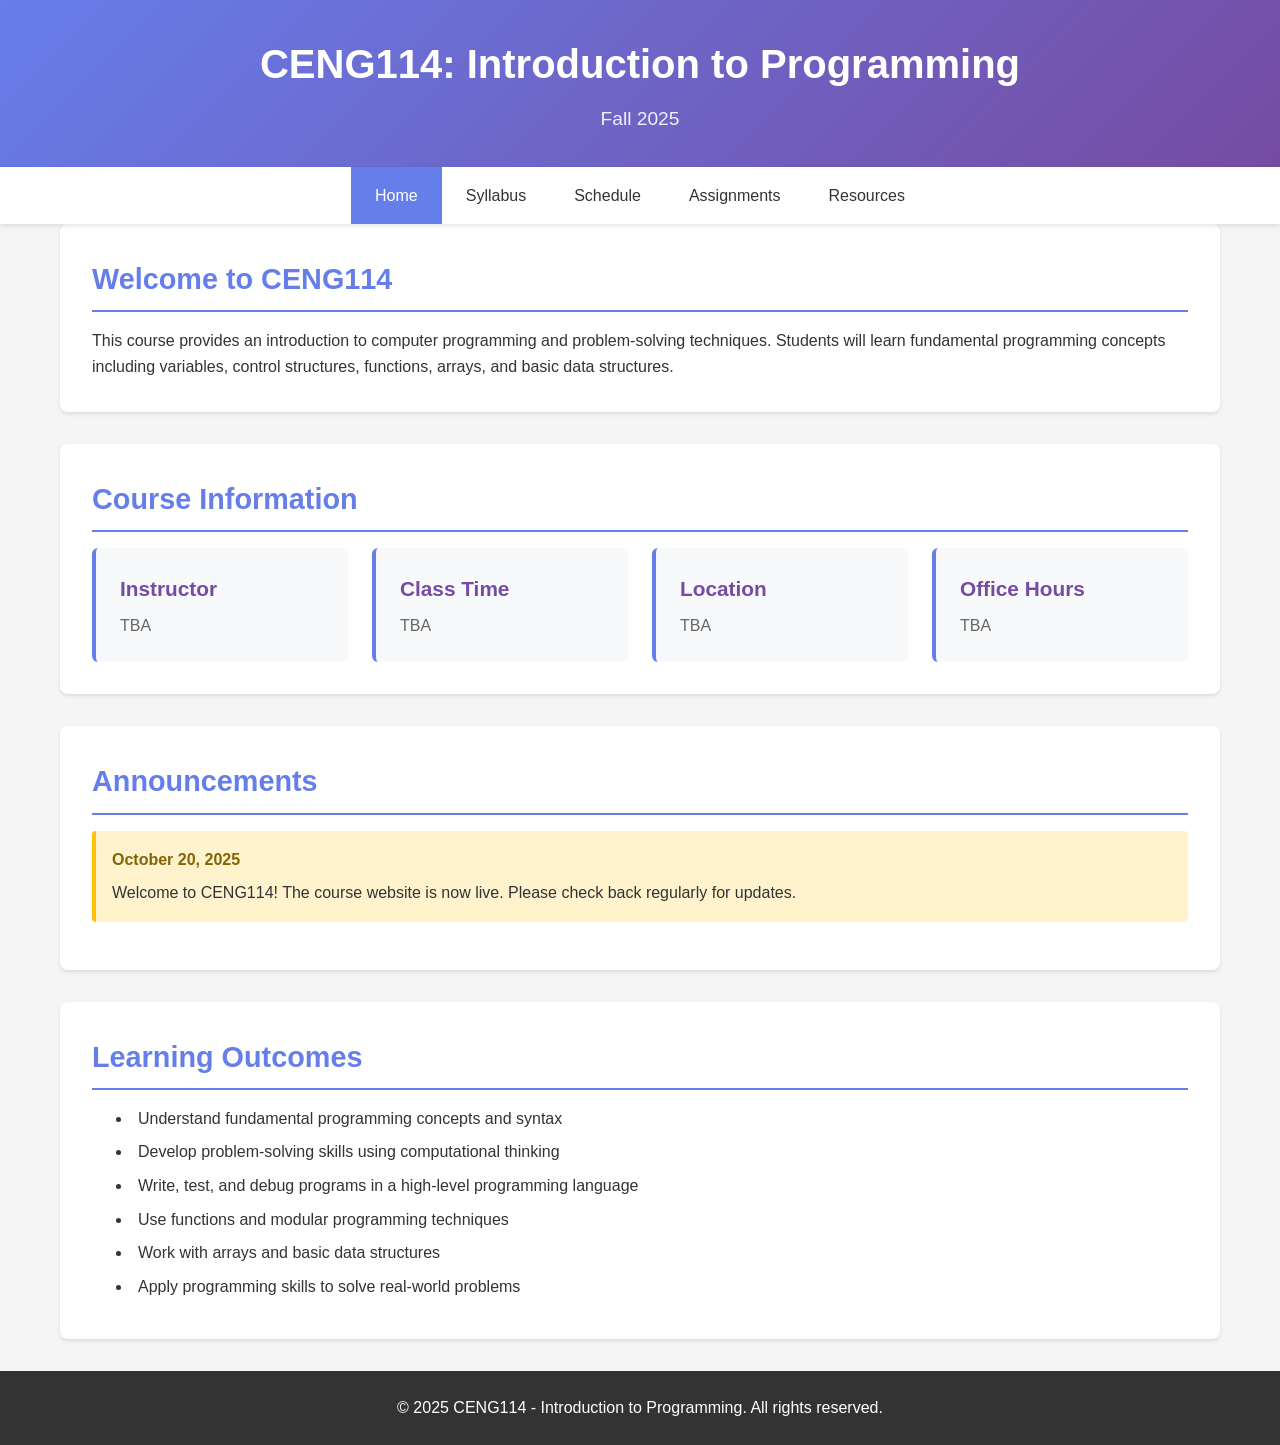
<file: copilot/update-ceng114-course-website/index.html>
<!DOCTYPE html>
<html lang="en">
<head>
    <meta charset="UTF-8">
    <meta name="viewport" content="width=device-width, initial-scale=1.0">
    <title>CENG114 - Introduction to Programming - Fall 2025</title>
    <link rel="stylesheet" href="styles.css">
</head>
<body>
    <header>
        <div class="container">
            <h1>CENG114: Introduction to Programming</h1>
            <p class="semester">Fall 2025</p>
        </div>
    </header>

    <nav>
        <div class="container">
            <ul>
                <li><a href="index.html" class="active">Home</a></li>
                <li><a href="syllabus.html">Syllabus</a></li>
                <li><a href="schedule.html">Schedule</a></li>
                <li><a href="assignments.html">Assignments</a></li>
                <li><a href="resources.html">Resources</a></li>
            </ul>
        </div>
    </nav>

    <main class="container">
        <section class="welcome">
            <h2>Welcome to CENG114</h2>
            <p>This course provides an introduction to computer programming and problem-solving techniques. Students will learn fundamental programming concepts including variables, control structures, functions, arrays, and basic data structures.</p>
        </section>

        <section class="course-info">
            <h2>Course Information</h2>
            <div class="info-grid">
                <div class="info-card">
                    <h3>Instructor</h3>
                    <p>TBA</p>
                </div>
                <div class="info-card">
                    <h3>Class Time</h3>
                    <p>TBA</p>
                </div>
                <div class="info-card">
                    <h3>Location</h3>
                    <p>TBA</p>
                </div>
                <div class="info-card">
                    <h3>Office Hours</h3>
                    <p>TBA</p>
                </div>
            </div>
        </section>

        <section class="announcements">
            <h2>Announcements</h2>
            <div class="announcement-item">
                <span class="date">October 20, 2025</span>
                <p>Welcome to CENG114! The course website is now live. Please check back regularly for updates.</p>
            </div>
        </section>

        <section class="learning-outcomes">
            <h2>Learning Outcomes</h2>
            <ul>
                <li>Understand fundamental programming concepts and syntax</li>
                <li>Develop problem-solving skills using computational thinking</li>
                <li>Write, test, and debug programs in a high-level programming language</li>
                <li>Use functions and modular programming techniques</li>
                <li>Work with arrays and basic data structures</li>
                <li>Apply programming skills to solve real-world problems</li>
            </ul>
        </section>
    </main>

    <footer>
        <div class="container">
            <p>&copy; 2025 CENG114 - Introduction to Programming. All rights reserved.</p>
        </div>
    </footer>
</body>
</html>
</file>
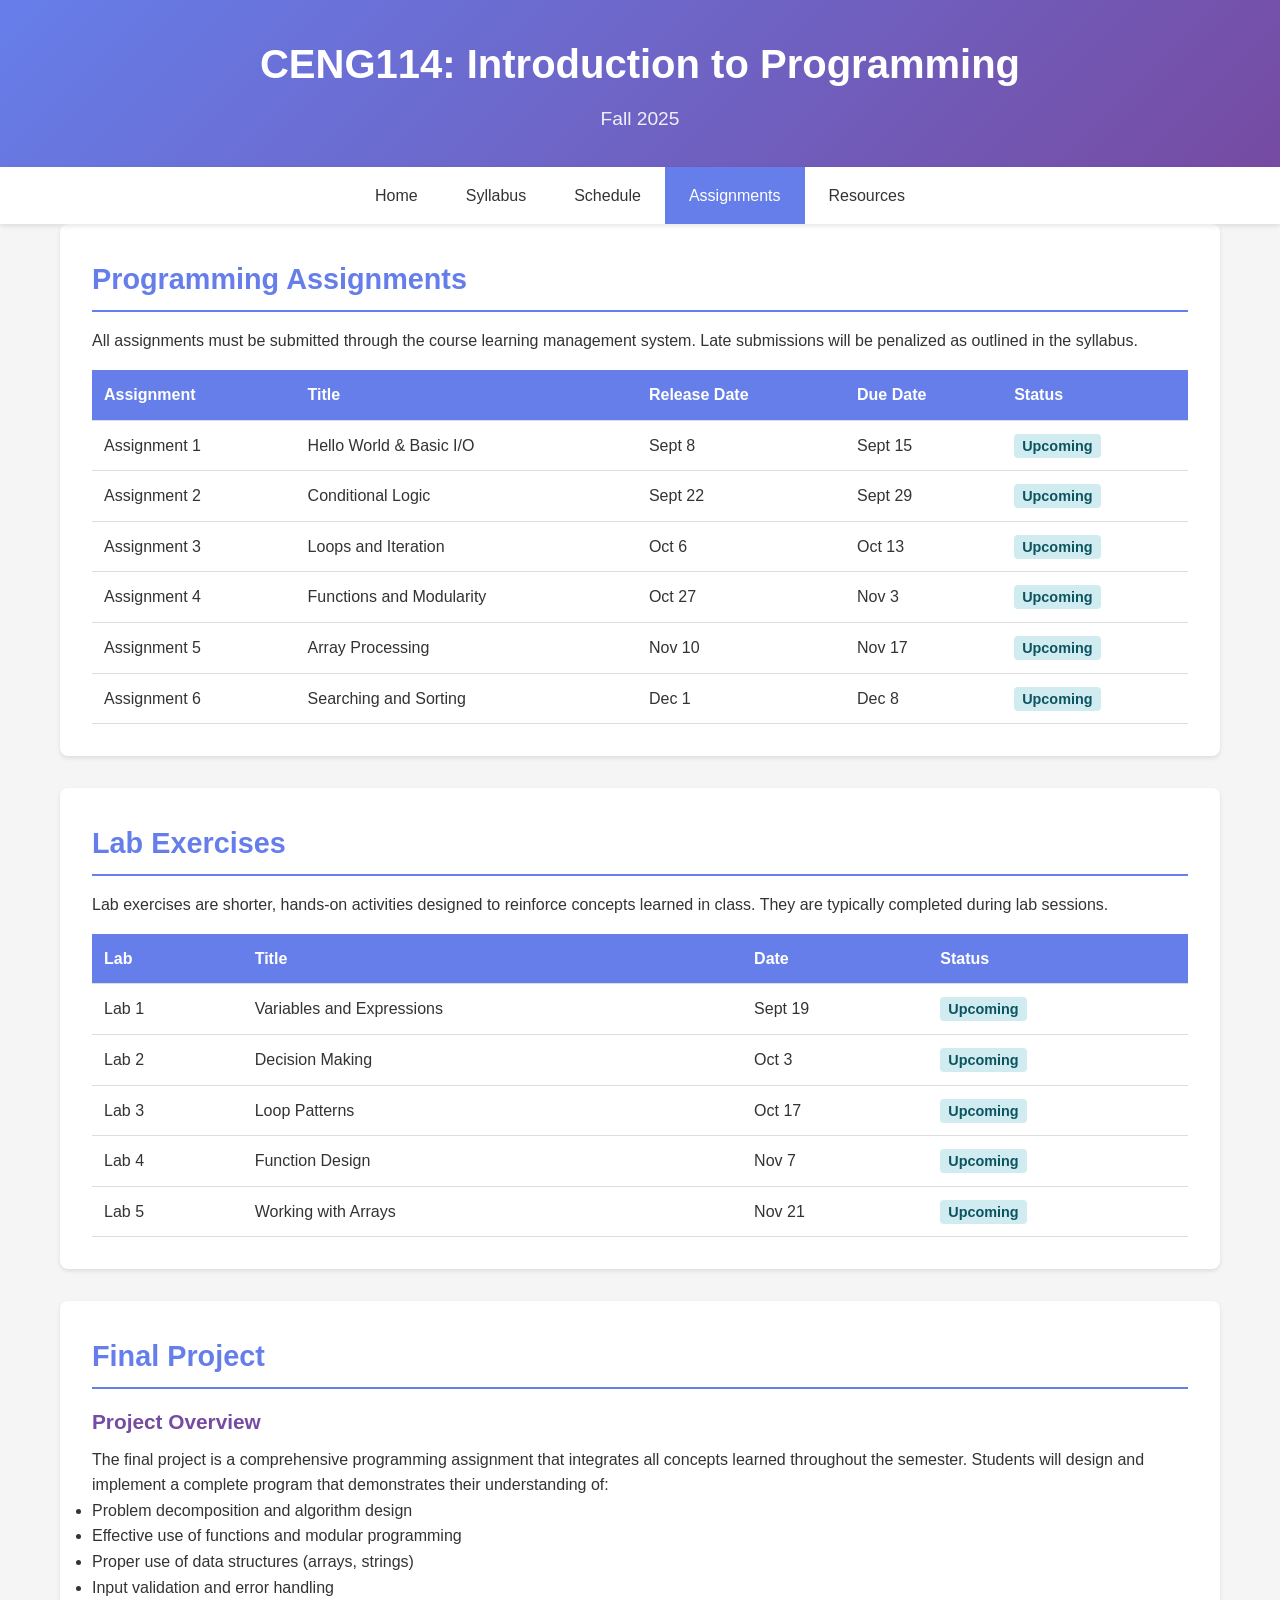
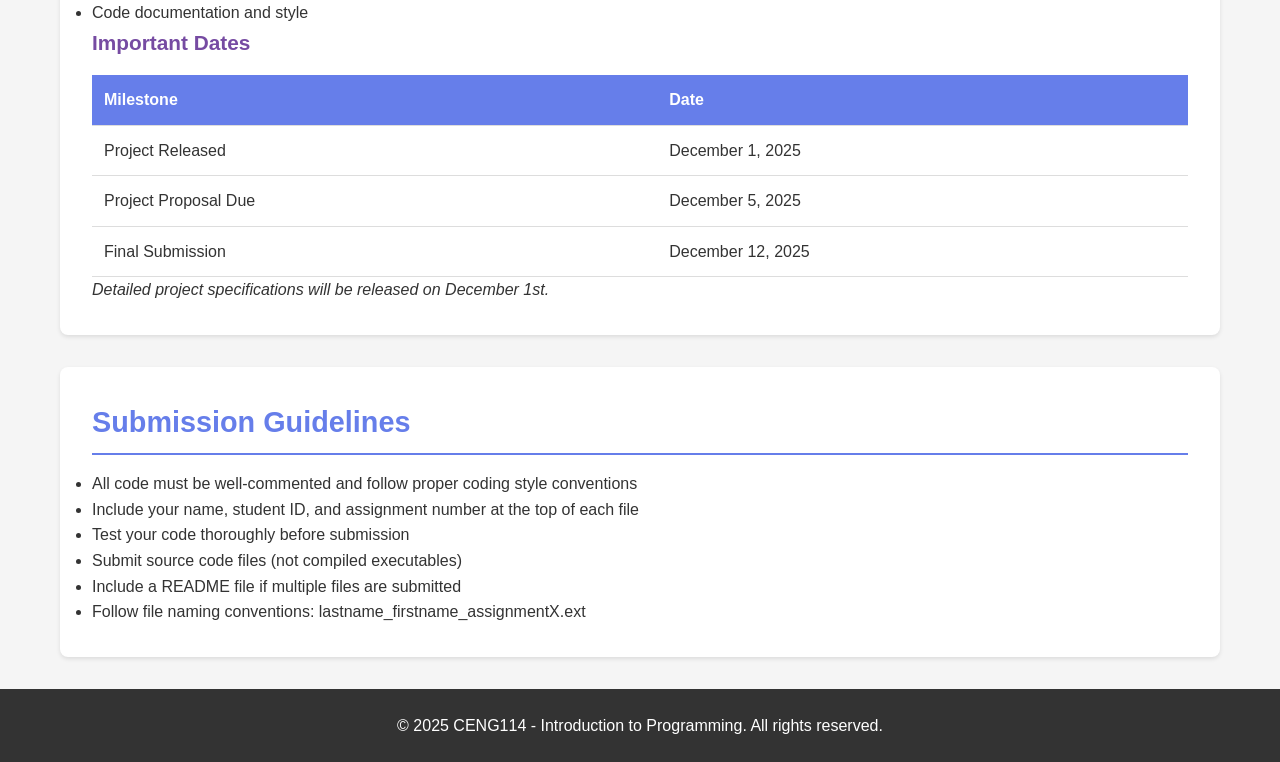
<file: copilot/update-ceng114-course-website/assignments.html>
<!DOCTYPE html>
<html lang="en">
<head>
    <meta charset="UTF-8">
    <meta name="viewport" content="width=device-width, initial-scale=1.0">
    <title>Assignments - CENG114 Fall 2025</title>
    <link rel="stylesheet" href="styles.css">
</head>
<body>
    <header>
        <div class="container">
            <h1>CENG114: Introduction to Programming</h1>
            <p class="semester">Fall 2025</p>
        </div>
    </header>

    <nav>
        <div class="container">
            <ul>
                <li><a href="index.html">Home</a></li>
                <li><a href="syllabus.html">Syllabus</a></li>
                <li><a href="schedule.html">Schedule</a></li>
                <li><a href="assignments.html" class="active">Assignments</a></li>
                <li><a href="resources.html">Resources</a></li>
            </ul>
        </div>
    </nav>

    <main class="container">
        <section>
            <h2>Programming Assignments</h2>
            <p>All assignments must be submitted through the course learning management system. Late submissions will be penalized as outlined in the syllabus.</p>
            
            <table>
                <thead>
                    <tr>
                        <th>Assignment</th>
                        <th>Title</th>
                        <th>Release Date</th>
                        <th>Due Date</th>
                        <th>Status</th>
                    </tr>
                </thead>
                <tbody>
                    <tr>
                        <td>Assignment 1</td>
                        <td>Hello World & Basic I/O</td>
                        <td>Sept 8</td>
                        <td>Sept 15</td>
                        <td><span class="status upcoming">Upcoming</span></td>
                    </tr>
                    <tr>
                        <td>Assignment 2</td>
                        <td>Conditional Logic</td>
                        <td>Sept 22</td>
                        <td>Sept 29</td>
                        <td><span class="status upcoming">Upcoming</span></td>
                    </tr>
                    <tr>
                        <td>Assignment 3</td>
                        <td>Loops and Iteration</td>
                        <td>Oct 6</td>
                        <td>Oct 13</td>
                        <td><span class="status upcoming">Upcoming</span></td>
                    </tr>
                    <tr>
                        <td>Assignment 4</td>
                        <td>Functions and Modularity</td>
                        <td>Oct 27</td>
                        <td>Nov 3</td>
                        <td><span class="status upcoming">Upcoming</span></td>
                    </tr>
                    <tr>
                        <td>Assignment 5</td>
                        <td>Array Processing</td>
                        <td>Nov 10</td>
                        <td>Nov 17</td>
                        <td><span class="status upcoming">Upcoming</span></td>
                    </tr>
                    <tr>
                        <td>Assignment 6</td>
                        <td>Searching and Sorting</td>
                        <td>Dec 1</td>
                        <td>Dec 8</td>
                        <td><span class="status upcoming">Upcoming</span></td>
                    </tr>
                </tbody>
            </table>
        </section>

        <section>
            <h2>Lab Exercises</h2>
            <p>Lab exercises are shorter, hands-on activities designed to reinforce concepts learned in class. They are typically completed during lab sessions.</p>
            
            <table>
                <thead>
                    <tr>
                        <th>Lab</th>
                        <th>Title</th>
                        <th>Date</th>
                        <th>Status</th>
                    </tr>
                </thead>
                <tbody>
                    <tr>
                        <td>Lab 1</td>
                        <td>Variables and Expressions</td>
                        <td>Sept 19</td>
                        <td><span class="status upcoming">Upcoming</span></td>
                    </tr>
                    <tr>
                        <td>Lab 2</td>
                        <td>Decision Making</td>
                        <td>Oct 3</td>
                        <td><span class="status upcoming">Upcoming</span></td>
                    </tr>
                    <tr>
                        <td>Lab 3</td>
                        <td>Loop Patterns</td>
                        <td>Oct 17</td>
                        <td><span class="status upcoming">Upcoming</span></td>
                    </tr>
                    <tr>
                        <td>Lab 4</td>
                        <td>Function Design</td>
                        <td>Nov 7</td>
                        <td><span class="status upcoming">Upcoming</span></td>
                    </tr>
                    <tr>
                        <td>Lab 5</td>
                        <td>Working with Arrays</td>
                        <td>Nov 21</td>
                        <td><span class="status upcoming">Upcoming</span></td>
                    </tr>
                </tbody>
            </table>
        </section>

        <section>
            <h2>Final Project</h2>
            <h3>Project Overview</h3>
            <p>The final project is a comprehensive programming assignment that integrates all concepts learned throughout the semester. Students will design and implement a complete program that demonstrates their understanding of:</p>
            <ul>
                <li>Problem decomposition and algorithm design</li>
                <li>Effective use of functions and modular programming</li>
                <li>Proper use of data structures (arrays, strings)</li>
                <li>Input validation and error handling</li>
                <li>Code documentation and style</li>
            </ul>
            
            <h3>Important Dates</h3>
            <table>
                <thead>
                    <tr>
                        <th>Milestone</th>
                        <th>Date</th>
                    </tr>
                </thead>
                <tbody>
                    <tr>
                        <td>Project Released</td>
                        <td>December 1, 2025</td>
                    </tr>
                    <tr>
                        <td>Project Proposal Due</td>
                        <td>December 5, 2025</td>
                    </tr>
                    <tr>
                        <td>Final Submission</td>
                        <td>December 12, 2025</td>
                    </tr>
                </tbody>
            </table>
            
            <p><em>Detailed project specifications will be released on December 1st.</em></p>
        </section>

        <section>
            <h2>Submission Guidelines</h2>
            <ul>
                <li>All code must be well-commented and follow proper coding style conventions</li>
                <li>Include your name, student ID, and assignment number at the top of each file</li>
                <li>Test your code thoroughly before submission</li>
                <li>Submit source code files (not compiled executables)</li>
                <li>Include a README file if multiple files are submitted</li>
                <li>Follow file naming conventions: lastname_firstname_assignmentX.ext</li>
            </ul>
        </section>
    </main>

    <footer>
        <div class="container">
            <p>&copy; 2025 CENG114 - Introduction to Programming. All rights reserved.</p>
        </div>
    </footer>
</body>
</html>
</file>
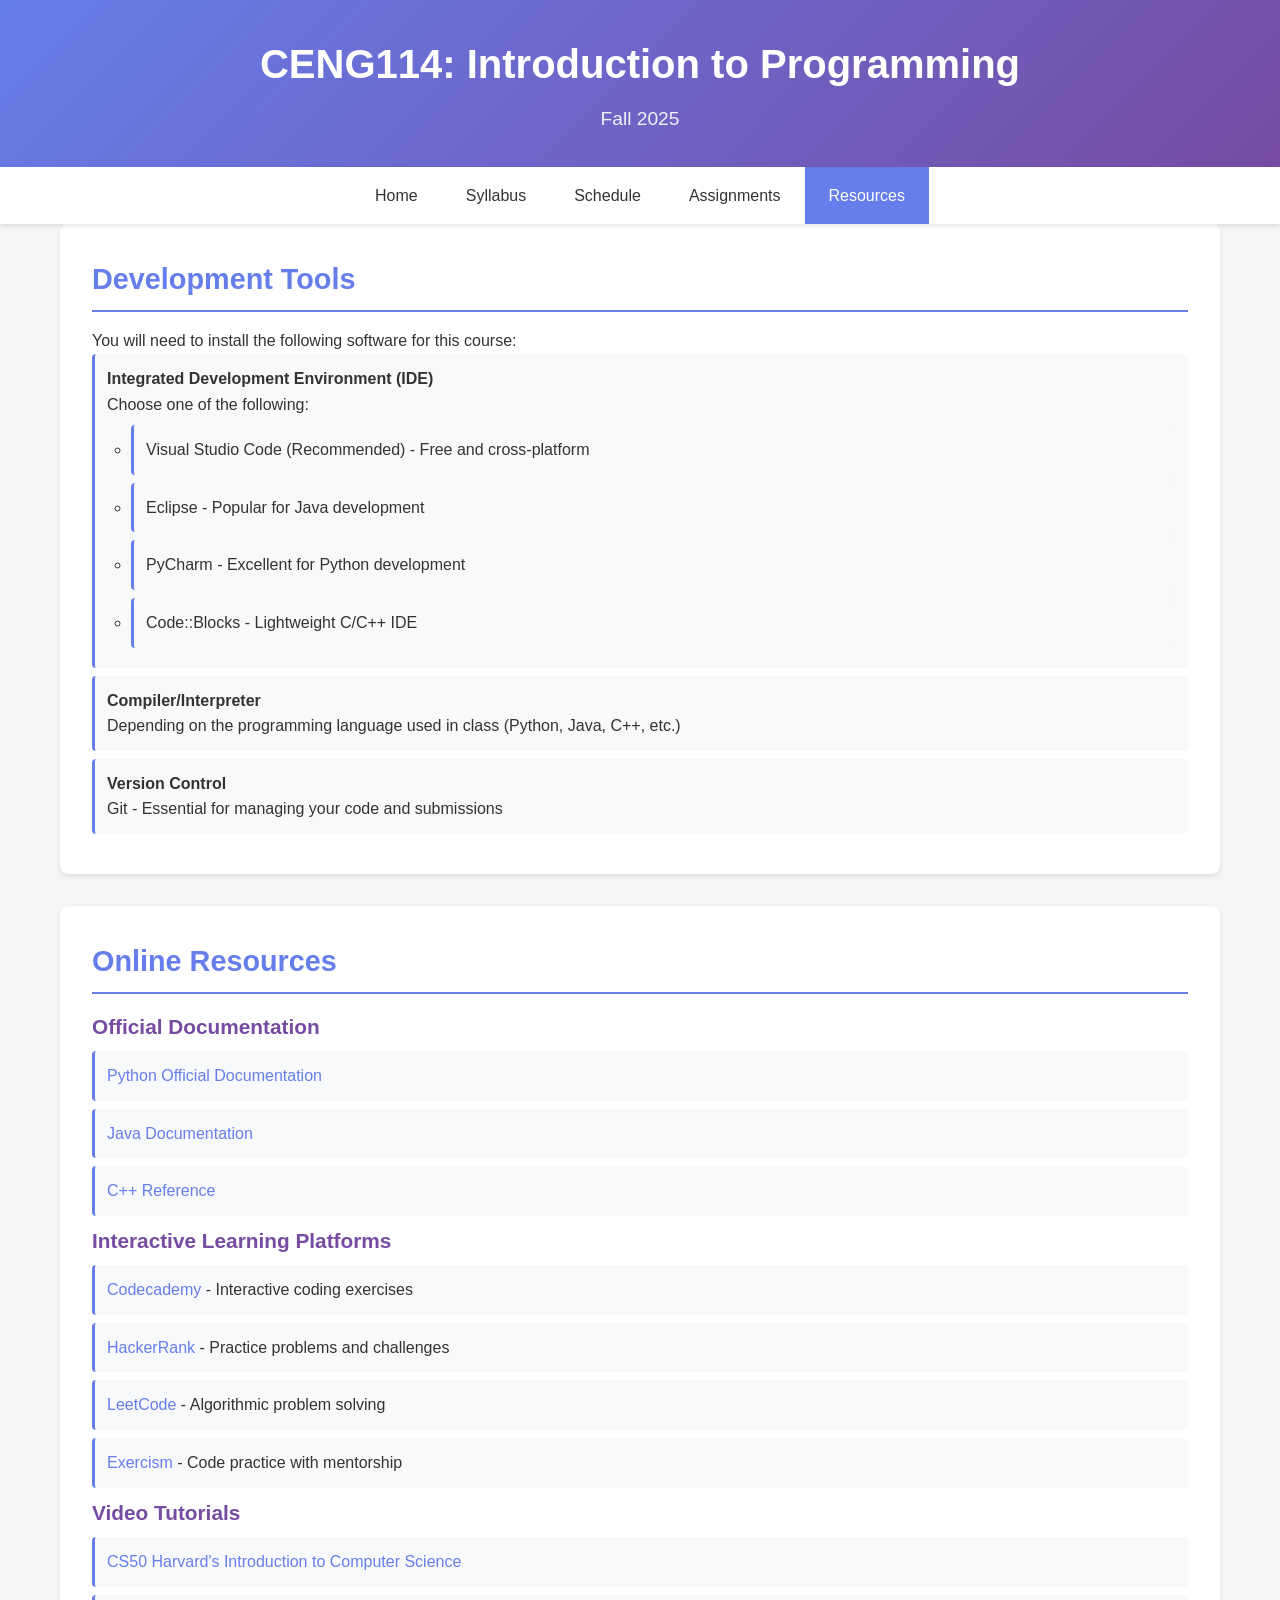
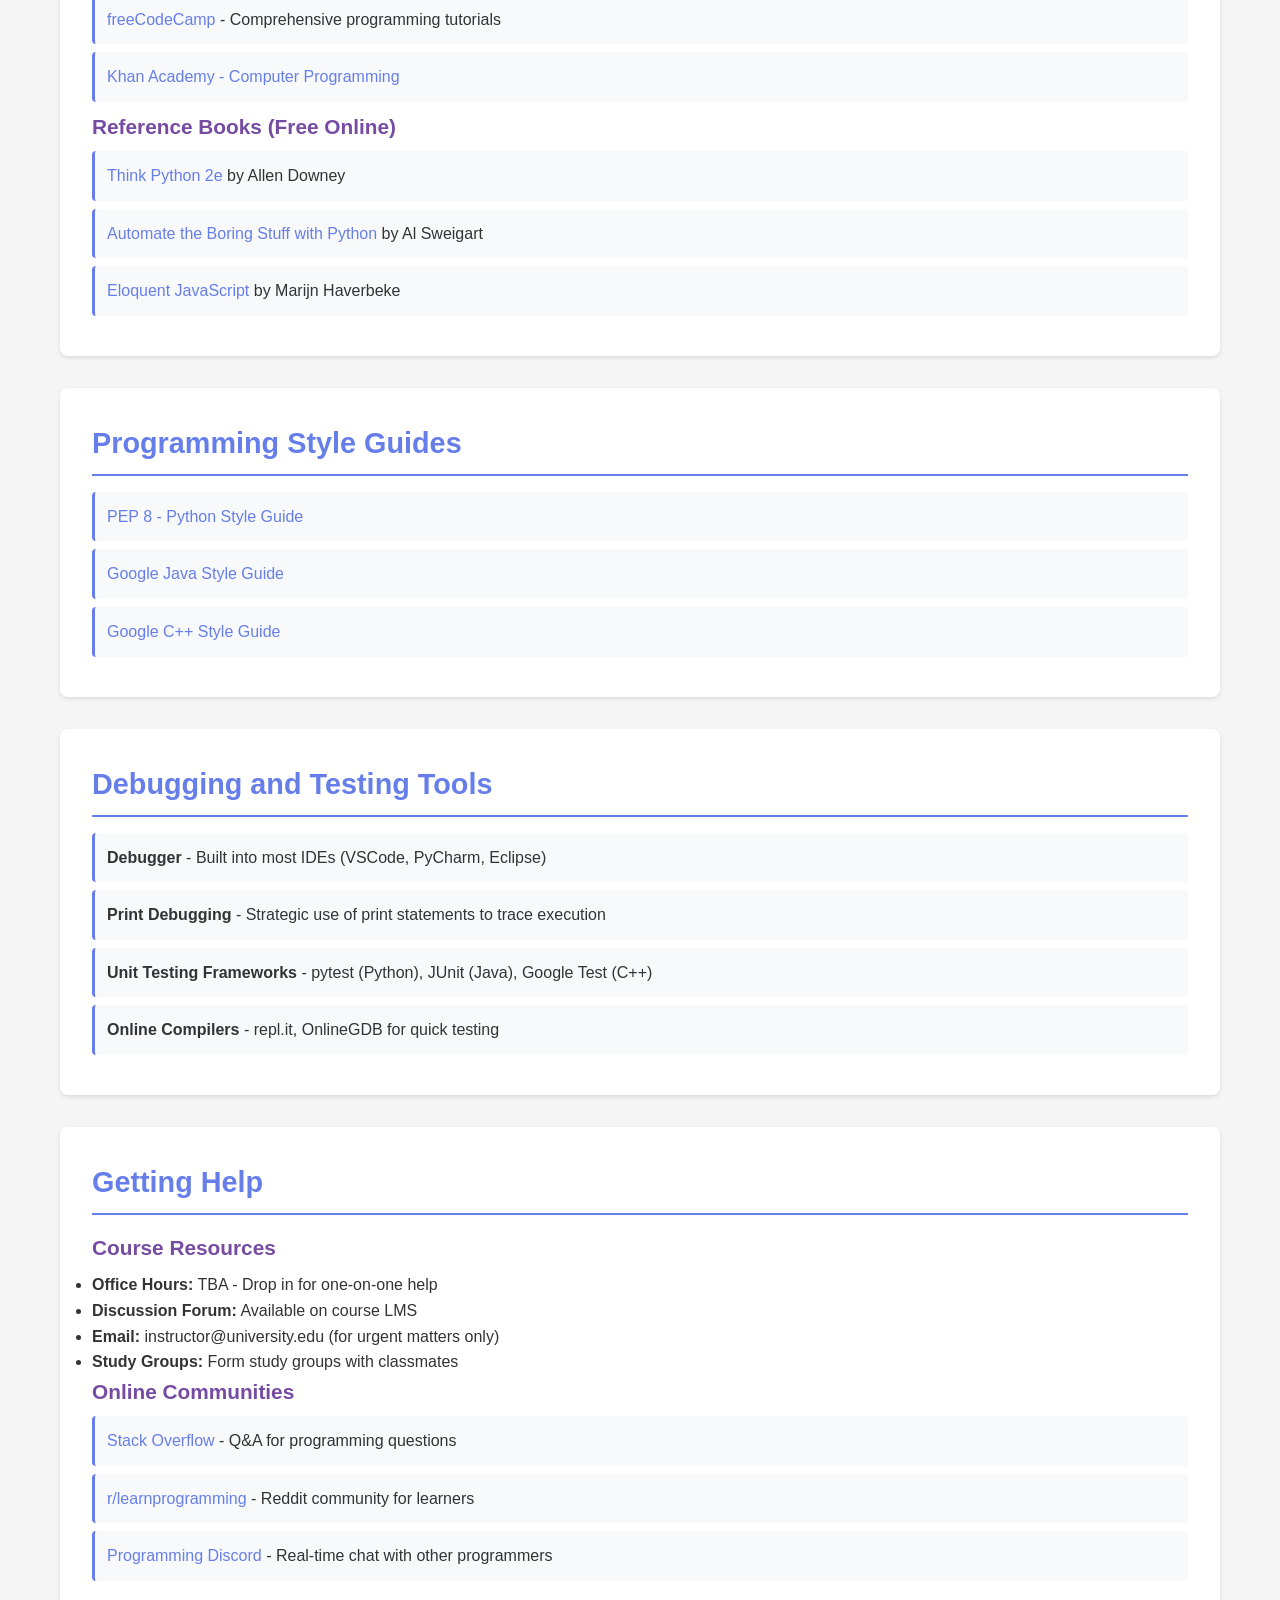
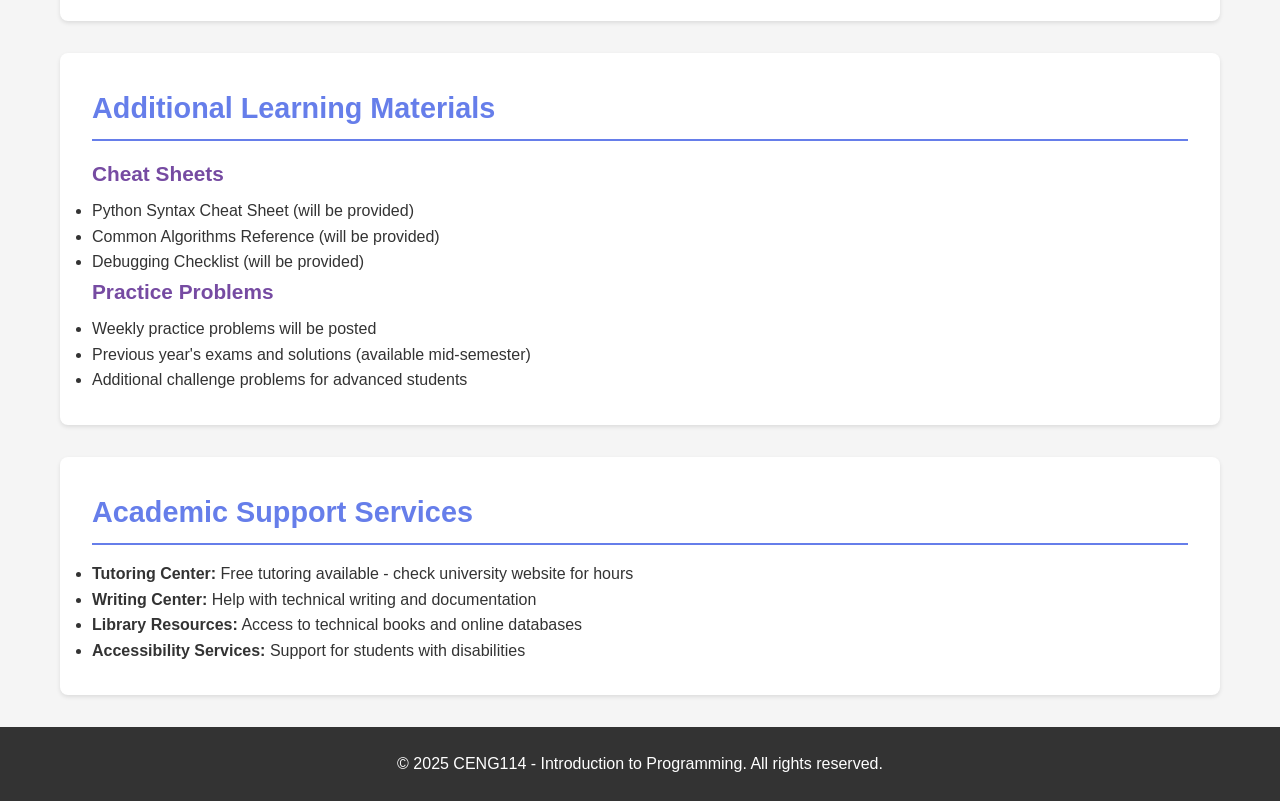
<file: copilot/update-ceng114-course-website/resources.html>
<!DOCTYPE html>
<html lang="en">
<head>
    <meta charset="UTF-8">
    <meta name="viewport" content="width=device-width, initial-scale=1.0">
    <title>Resources - CENG114 Fall 2025</title>
    <link rel="stylesheet" href="styles.css">
</head>
<body>
    <header>
        <div class="container">
            <h1>CENG114: Introduction to Programming</h1>
            <p class="semester">Fall 2025</p>
        </div>
    </header>

    <nav>
        <div class="container">
            <ul>
                <li><a href="index.html">Home</a></li>
                <li><a href="syllabus.html">Syllabus</a></li>
                <li><a href="schedule.html">Schedule</a></li>
                <li><a href="assignments.html">Assignments</a></li>
                <li><a href="resources.html" class="active">Resources</a></li>
            </ul>
        </div>
    </nav>

    <main class="container">
        <section>
            <h2>Development Tools</h2>
            <p>You will need to install the following software for this course:</p>
            <ul class="resource-list">
                <li>
                    <strong>Integrated Development Environment (IDE)</strong><br>
                    Choose one of the following:
                    <ul style="margin-top: 0.5rem; margin-left: 1.5rem;">
                        <li>Visual Studio Code (Recommended) - Free and cross-platform</li>
                        <li>Eclipse - Popular for Java development</li>
                        <li>PyCharm - Excellent for Python development</li>
                        <li>Code::Blocks - Lightweight C/C++ IDE</li>
                    </ul>
                </li>
                <li>
                    <strong>Compiler/Interpreter</strong><br>
                    Depending on the programming language used in class (Python, Java, C++, etc.)
                </li>
                <li>
                    <strong>Version Control</strong><br>
                    Git - Essential for managing your code and submissions
                </li>
            </ul>
        </section>

        <section>
            <h2>Online Resources</h2>
            
            <h3>Official Documentation</h3>
            <ul class="resource-list">
                <li><a href="https://www.python.org/doc/" target="_blank">Python Official Documentation</a></li>
                <li><a href="https://docs.oracle.com/en/java/" target="_blank">Java Documentation</a></li>
                <li><a href="https://en.cppreference.com/" target="_blank">C++ Reference</a></li>
            </ul>
            
            <h3>Interactive Learning Platforms</h3>
            <ul class="resource-list">
                <li><a href="https://www.codecademy.com/" target="_blank">Codecademy</a> - Interactive coding exercises</li>
                <li><a href="https://www.hackerrank.com/" target="_blank">HackerRank</a> - Practice problems and challenges</li>
                <li><a href="https://leetcode.com/" target="_blank">LeetCode</a> - Algorithmic problem solving</li>
                <li><a href="https://exercism.org/" target="_blank">Exercism</a> - Code practice with mentorship</li>
            </ul>
            
            <h3>Video Tutorials</h3>
            <ul class="resource-list">
                <li><a href="https://www.youtube.com/user/cs50tv" target="_blank">CS50 Harvard's Introduction to Computer Science</a></li>
                <li><a href="https://www.youtube.com/c/Freecodecamp" target="_blank">freeCodeCamp</a> - Comprehensive programming tutorials</li>
                <li><a href="https://www.khanacademy.org/computing/computer-programming" target="_blank">Khan Academy - Computer Programming</a></li>
            </ul>
            
            <h3>Reference Books (Free Online)</h3>
            <ul class="resource-list">
                <li><a href="https://greenteapress.com/wp/think-python-2e/" target="_blank">Think Python 2e</a> by Allen Downey</li>
                <li><a href="https://automatetheboringstuff.com/" target="_blank">Automate the Boring Stuff with Python</a> by Al Sweigart</li>
                <li><a href="https://eloquentjavascript.net/" target="_blank">Eloquent JavaScript</a> by Marijn Haverbeke</li>
            </ul>
        </section>

        <section>
            <h2>Programming Style Guides</h2>
            <ul class="resource-list">
                <li><a href="https://peps.python.org/pep-0008/" target="_blank">PEP 8 - Python Style Guide</a></li>
                <li><a href="https://google.github.io/styleguide/javaguide.html" target="_blank">Google Java Style Guide</a></li>
                <li><a href="https://google.github.io/styleguide/cppguide.html" target="_blank">Google C++ Style Guide</a></li>
            </ul>
        </section>

        <section>
            <h2>Debugging and Testing Tools</h2>
            <ul class="resource-list">
                <li><strong>Debugger</strong> - Built into most IDEs (VSCode, PyCharm, Eclipse)</li>
                <li><strong>Print Debugging</strong> - Strategic use of print statements to trace execution</li>
                <li><strong>Unit Testing Frameworks</strong> - pytest (Python), JUnit (Java), Google Test (C++)</li>
                <li><strong>Online Compilers</strong> - repl.it, OnlineGDB for quick testing</li>
            </ul>
        </section>

        <section>
            <h2>Getting Help</h2>
            
            <h3>Course Resources</h3>
            <ul>
                <li><strong>Office Hours:</strong> TBA - Drop in for one-on-one help</li>
                <li><strong>Discussion Forum:</strong> Available on course LMS</li>
                <li><strong>Email:</strong> instructor@university.edu (for urgent matters only)</li>
                <li><strong>Study Groups:</strong> Form study groups with classmates</li>
            </ul>
            
            <h3>Online Communities</h3>
            <ul class="resource-list">
                <li><a href="https://stackoverflow.com/" target="_blank">Stack Overflow</a> - Q&A for programming questions</li>
                <li><a href="https://www.reddit.com/r/learnprogramming/" target="_blank">r/learnprogramming</a> - Reddit community for learners</li>
                <li><a href="https://discord.com/invite/programming" target="_blank">Programming Discord</a> - Real-time chat with other programmers</li>
            </ul>
        </section>

        <section>
            <h2>Additional Learning Materials</h2>
            
            <h3>Cheat Sheets</h3>
            <ul>
                <li>Python Syntax Cheat Sheet (will be provided)</li>
                <li>Common Algorithms Reference (will be provided)</li>
                <li>Debugging Checklist (will be provided)</li>
            </ul>
            
            <h3>Practice Problems</h3>
            <ul>
                <li>Weekly practice problems will be posted</li>
                <li>Previous year's exams and solutions (available mid-semester)</li>
                <li>Additional challenge problems for advanced students</li>
            </ul>
        </section>

        <section>
            <h2>Academic Support Services</h2>
            <ul>
                <li><strong>Tutoring Center:</strong> Free tutoring available - check university website for hours</li>
                <li><strong>Writing Center:</strong> Help with technical writing and documentation</li>
                <li><strong>Library Resources:</strong> Access to technical books and online databases</li>
                <li><strong>Accessibility Services:</strong> Support for students with disabilities</li>
            </ul>
        </section>
    </main>

    <footer>
        <div class="container">
            <p>&copy; 2025 CENG114 - Introduction to Programming. All rights reserved.</p>
        </div>
    </footer>
</body>
</html>
</file>
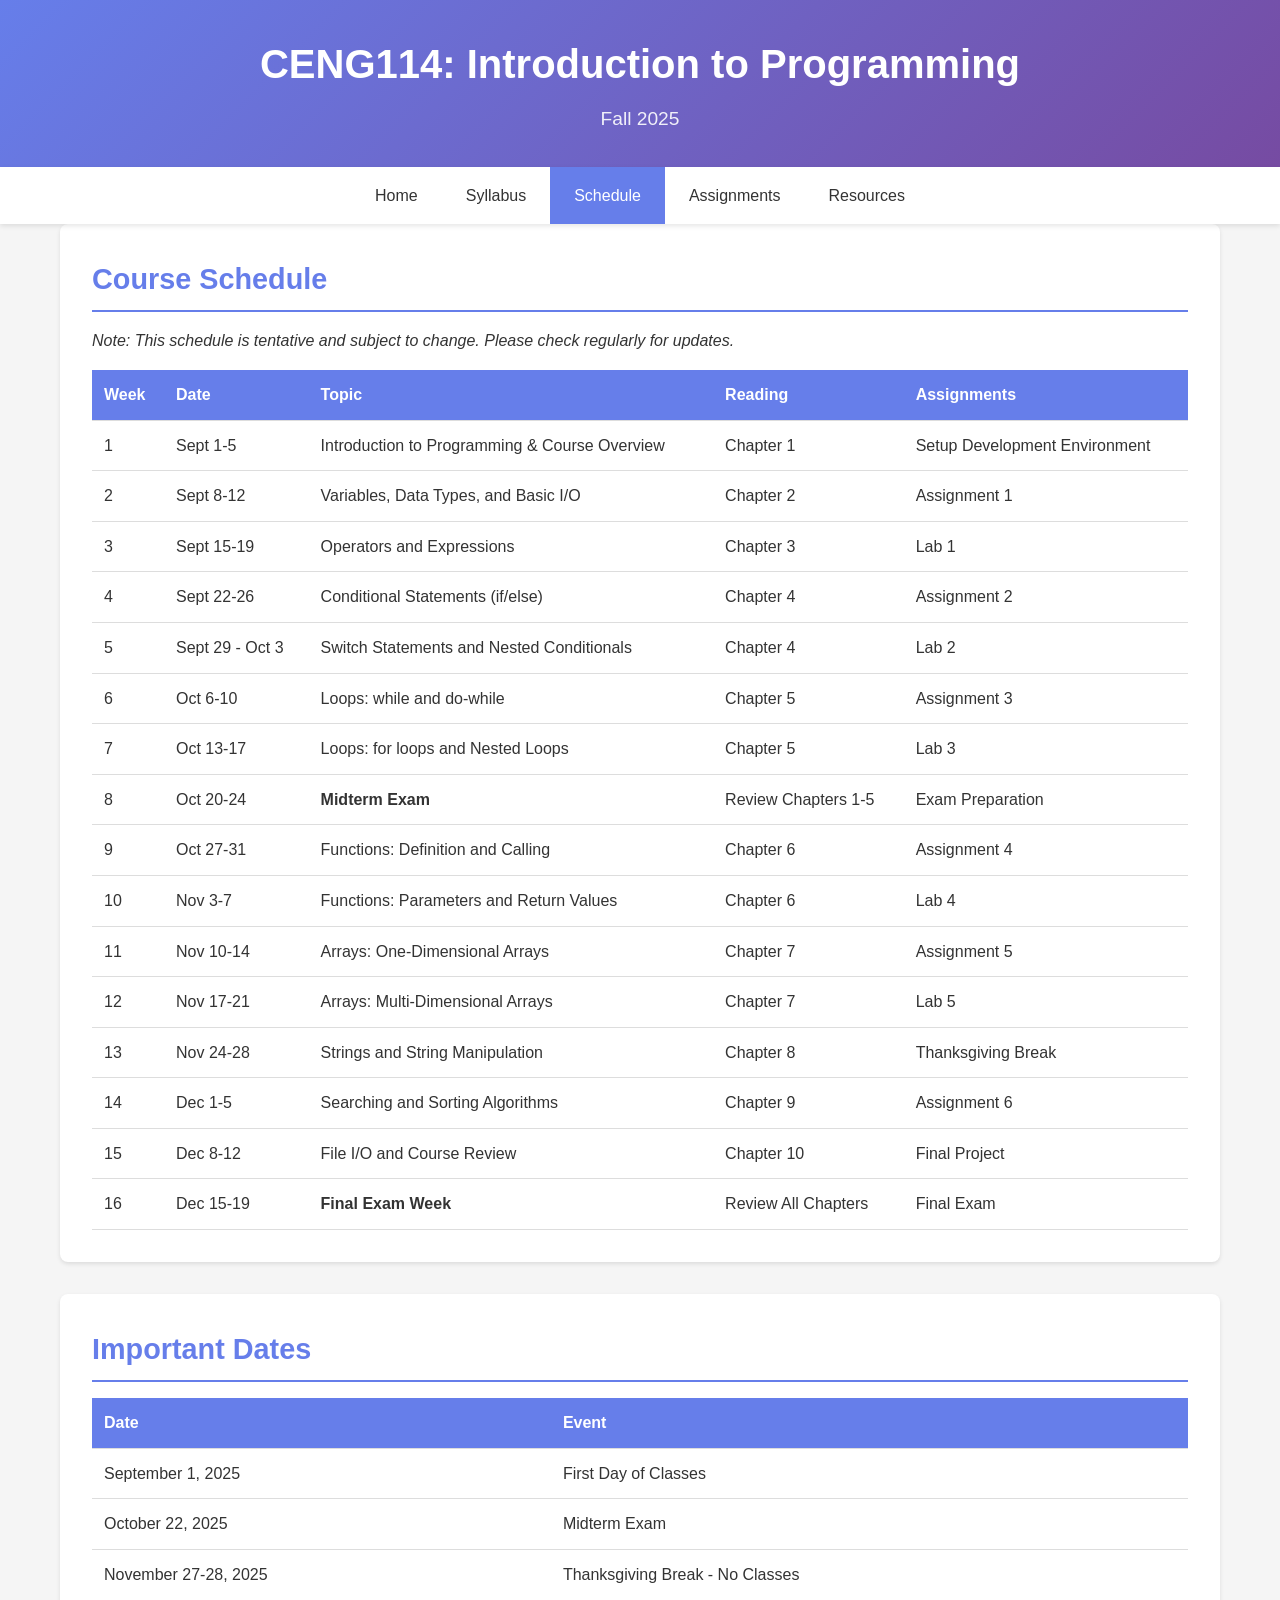
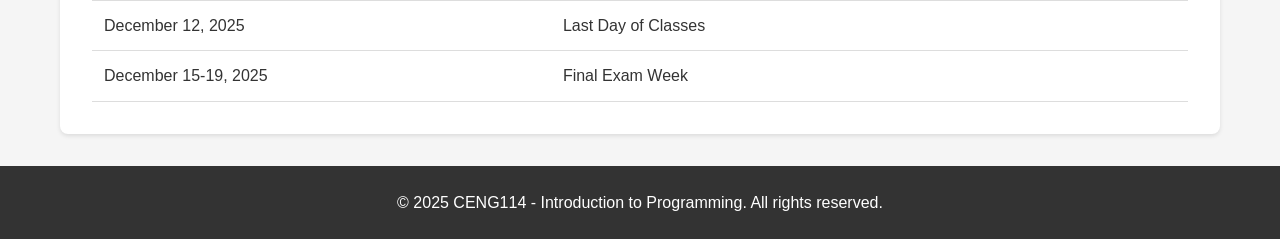
<file: copilot/update-ceng114-course-website/schedule.html>
<!DOCTYPE html>
<html lang="en">
<head>
    <meta charset="UTF-8">
    <meta name="viewport" content="width=device-width, initial-scale=1.0">
    <title>Schedule - CENG114 Fall 2025</title>
    <link rel="stylesheet" href="styles.css">
</head>
<body>
    <header>
        <div class="container">
            <h1>CENG114: Introduction to Programming</h1>
            <p class="semester">Fall 2025</p>
        </div>
    </header>

    <nav>
        <div class="container">
            <ul>
                <li><a href="index.html">Home</a></li>
                <li><a href="syllabus.html">Syllabus</a></li>
                <li><a href="schedule.html" class="active">Schedule</a></li>
                <li><a href="assignments.html">Assignments</a></li>
                <li><a href="resources.html">Resources</a></li>
            </ul>
        </div>
    </nav>

    <main class="container">
        <section>
            <h2>Course Schedule</h2>
            <p><em>Note: This schedule is tentative and subject to change. Please check regularly for updates.</em></p>
            
            <table>
                <thead>
                    <tr>
                        <th>Week</th>
                        <th>Date</th>
                        <th>Topic</th>
                        <th>Reading</th>
                        <th>Assignments</th>
                    </tr>
                </thead>
                <tbody>
                    <tr>
                        <td>1</td>
                        <td>Sept 1-5</td>
                        <td>Introduction to Programming & Course Overview</td>
                        <td>Chapter 1</td>
                        <td>Setup Development Environment</td>
                    </tr>
                    <tr>
                        <td>2</td>
                        <td>Sept 8-12</td>
                        <td>Variables, Data Types, and Basic I/O</td>
                        <td>Chapter 2</td>
                        <td>Assignment 1</td>
                    </tr>
                    <tr>
                        <td>3</td>
                        <td>Sept 15-19</td>
                        <td>Operators and Expressions</td>
                        <td>Chapter 3</td>
                        <td>Lab 1</td>
                    </tr>
                    <tr>
                        <td>4</td>
                        <td>Sept 22-26</td>
                        <td>Conditional Statements (if/else)</td>
                        <td>Chapter 4</td>
                        <td>Assignment 2</td>
                    </tr>
                    <tr>
                        <td>5</td>
                        <td>Sept 29 - Oct 3</td>
                        <td>Switch Statements and Nested Conditionals</td>
                        <td>Chapter 4</td>
                        <td>Lab 2</td>
                    </tr>
                    <tr>
                        <td>6</td>
                        <td>Oct 6-10</td>
                        <td>Loops: while and do-while</td>
                        <td>Chapter 5</td>
                        <td>Assignment 3</td>
                    </tr>
                    <tr>
                        <td>7</td>
                        <td>Oct 13-17</td>
                        <td>Loops: for loops and Nested Loops</td>
                        <td>Chapter 5</td>
                        <td>Lab 3</td>
                    </tr>
                    <tr>
                        <td>8</td>
                        <td>Oct 20-24</td>
                        <td><strong>Midterm Exam</strong></td>
                        <td>Review Chapters 1-5</td>
                        <td>Exam Preparation</td>
                    </tr>
                    <tr>
                        <td>9</td>
                        <td>Oct 27-31</td>
                        <td>Functions: Definition and Calling</td>
                        <td>Chapter 6</td>
                        <td>Assignment 4</td>
                    </tr>
                    <tr>
                        <td>10</td>
                        <td>Nov 3-7</td>
                        <td>Functions: Parameters and Return Values</td>
                        <td>Chapter 6</td>
                        <td>Lab 4</td>
                    </tr>
                    <tr>
                        <td>11</td>
                        <td>Nov 10-14</td>
                        <td>Arrays: One-Dimensional Arrays</td>
                        <td>Chapter 7</td>
                        <td>Assignment 5</td>
                    </tr>
                    <tr>
                        <td>12</td>
                        <td>Nov 17-21</td>
                        <td>Arrays: Multi-Dimensional Arrays</td>
                        <td>Chapter 7</td>
                        <td>Lab 5</td>
                    </tr>
                    <tr>
                        <td>13</td>
                        <td>Nov 24-28</td>
                        <td>Strings and String Manipulation</td>
                        <td>Chapter 8</td>
                        <td>Thanksgiving Break</td>
                    </tr>
                    <tr>
                        <td>14</td>
                        <td>Dec 1-5</td>
                        <td>Searching and Sorting Algorithms</td>
                        <td>Chapter 9</td>
                        <td>Assignment 6</td>
                    </tr>
                    <tr>
                        <td>15</td>
                        <td>Dec 8-12</td>
                        <td>File I/O and Course Review</td>
                        <td>Chapter 10</td>
                        <td>Final Project</td>
                    </tr>
                    <tr>
                        <td>16</td>
                        <td>Dec 15-19</td>
                        <td><strong>Final Exam Week</strong></td>
                        <td>Review All Chapters</td>
                        <td>Final Exam</td>
                    </tr>
                </tbody>
            </table>
        </section>

        <section>
            <h2>Important Dates</h2>
            <table>
                <thead>
                    <tr>
                        <th>Date</th>
                        <th>Event</th>
                    </tr>
                </thead>
                <tbody>
                    <tr>
                        <td>September 1, 2025</td>
                        <td>First Day of Classes</td>
                    </tr>
                    <tr>
                        <td>October 22, 2025</td>
                        <td>Midterm Exam</td>
                    </tr>
                    <tr>
                        <td>November 27-28, 2025</td>
                        <td>Thanksgiving Break - No Classes</td>
                    </tr>
                    <tr>
                        <td>December 12, 2025</td>
                        <td>Last Day of Classes</td>
                    </tr>
                    <tr>
                        <td>December 15-19, 2025</td>
                        <td>Final Exam Week</td>
                    </tr>
                </tbody>
            </table>
        </section>
    </main>

    <footer>
        <div class="container">
            <p>&copy; 2025 CENG114 - Introduction to Programming. All rights reserved.</p>
        </div>
    </footer>
</body>
</html>
</file>
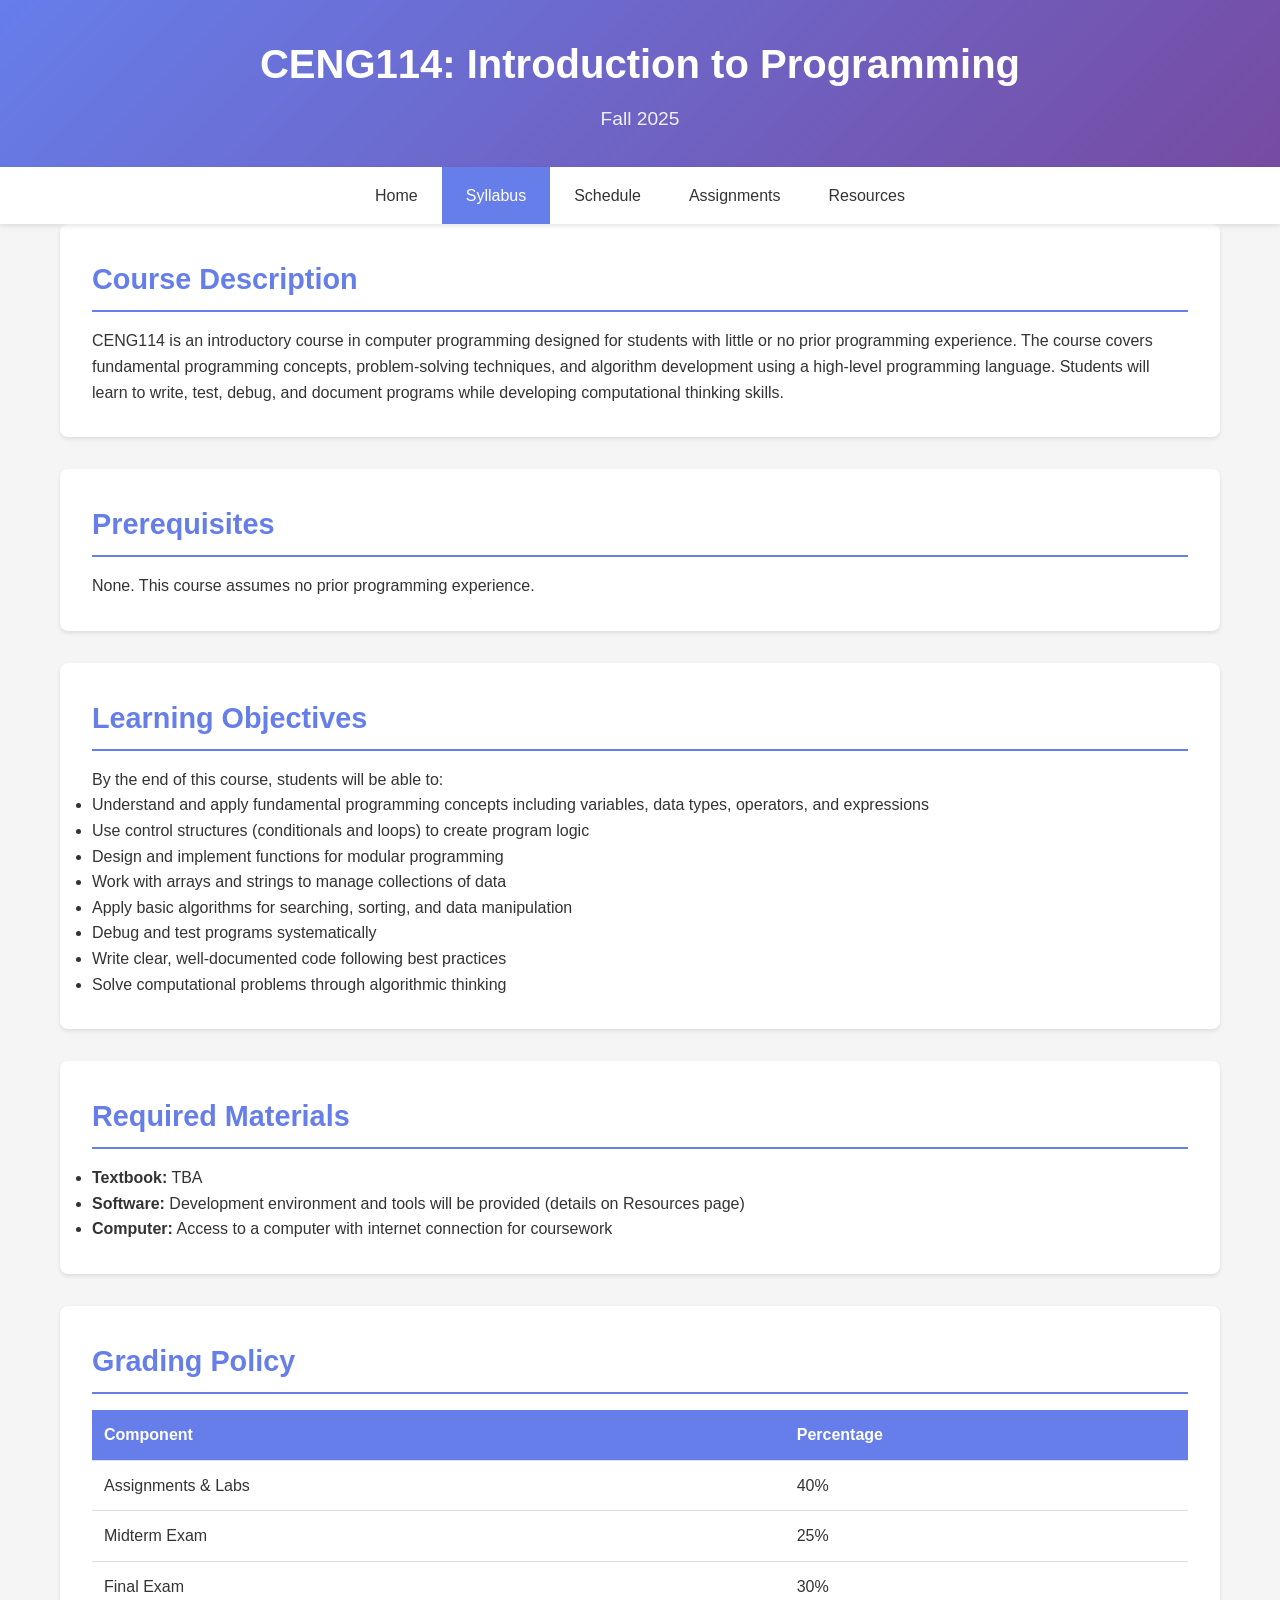
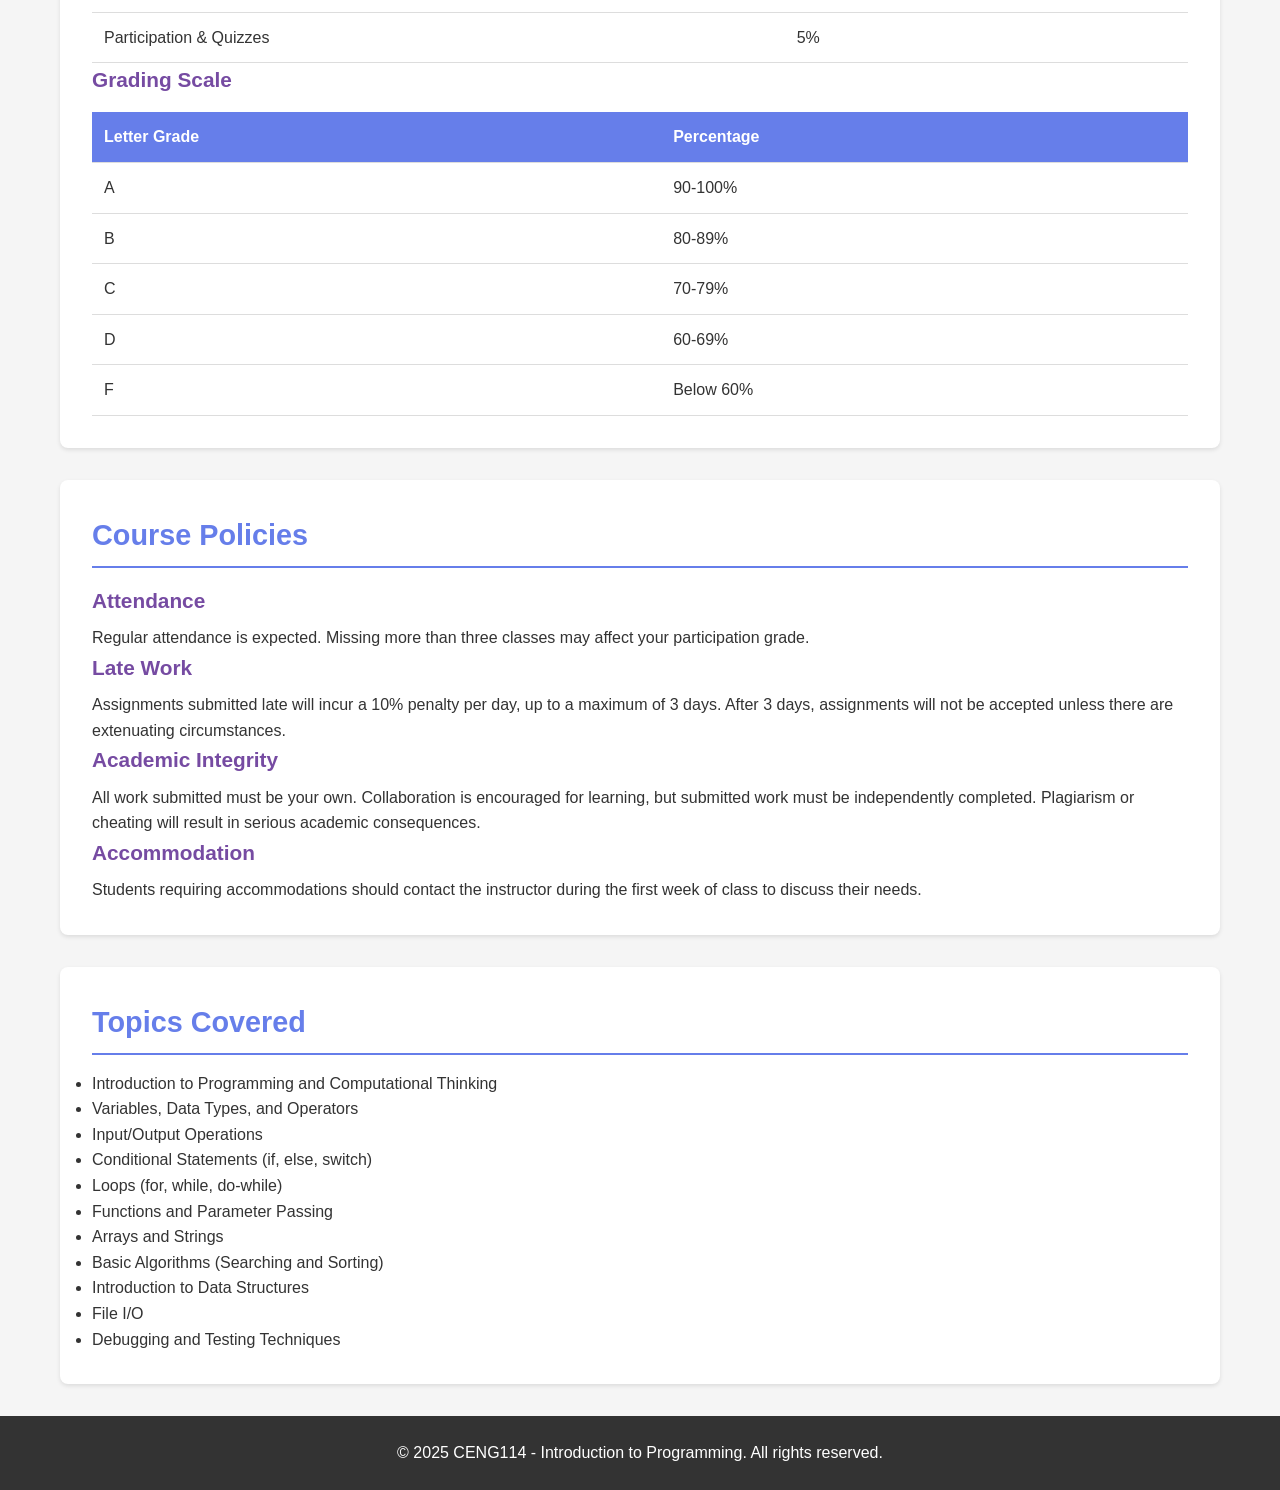
<file: copilot/update-ceng114-course-website/syllabus.html>
<!DOCTYPE html>
<html lang="en">
<head>
    <meta charset="UTF-8">
    <meta name="viewport" content="width=device-width, initial-scale=1.0">
    <title>Syllabus - CENG114 Fall 2025</title>
    <link rel="stylesheet" href="styles.css">
</head>
<body>
    <header>
        <div class="container">
            <h1>CENG114: Introduction to Programming</h1>
            <p class="semester">Fall 2025</p>
        </div>
    </header>

    <nav>
        <div class="container">
            <ul>
                <li><a href="index.html">Home</a></li>
                <li><a href="syllabus.html" class="active">Syllabus</a></li>
                <li><a href="schedule.html">Schedule</a></li>
                <li><a href="assignments.html">Assignments</a></li>
                <li><a href="resources.html">Resources</a></li>
            </ul>
        </div>
    </nav>

    <main class="container">
        <section>
            <h2>Course Description</h2>
            <p>CENG114 is an introductory course in computer programming designed for students with little or no prior programming experience. The course covers fundamental programming concepts, problem-solving techniques, and algorithm development using a high-level programming language. Students will learn to write, test, debug, and document programs while developing computational thinking skills.</p>
        </section>

        <section>
            <h2>Prerequisites</h2>
            <p>None. This course assumes no prior programming experience.</p>
        </section>

        <section>
            <h2>Learning Objectives</h2>
            <p>By the end of this course, students will be able to:</p>
            <ul>
                <li>Understand and apply fundamental programming concepts including variables, data types, operators, and expressions</li>
                <li>Use control structures (conditionals and loops) to create program logic</li>
                <li>Design and implement functions for modular programming</li>
                <li>Work with arrays and strings to manage collections of data</li>
                <li>Apply basic algorithms for searching, sorting, and data manipulation</li>
                <li>Debug and test programs systematically</li>
                <li>Write clear, well-documented code following best practices</li>
                <li>Solve computational problems through algorithmic thinking</li>
            </ul>
        </section>

        <section>
            <h2>Required Materials</h2>
            <ul>
                <li><strong>Textbook:</strong> TBA</li>
                <li><strong>Software:</strong> Development environment and tools will be provided (details on Resources page)</li>
                <li><strong>Computer:</strong> Access to a computer with internet connection for coursework</li>
            </ul>
        </section>

        <section>
            <h2>Grading Policy</h2>
            <table>
                <thead>
                    <tr>
                        <th>Component</th>
                        <th>Percentage</th>
                    </tr>
                </thead>
                <tbody>
                    <tr>
                        <td>Assignments & Labs</td>
                        <td>40%</td>
                    </tr>
                    <tr>
                        <td>Midterm Exam</td>
                        <td>25%</td>
                    </tr>
                    <tr>
                        <td>Final Exam</td>
                        <td>30%</td>
                    </tr>
                    <tr>
                        <td>Participation & Quizzes</td>
                        <td>5%</td>
                    </tr>
                </tbody>
            </table>
            
            <h3>Grading Scale</h3>
            <table>
                <thead>
                    <tr>
                        <th>Letter Grade</th>
                        <th>Percentage</th>
                    </tr>
                </thead>
                <tbody>
                    <tr><td>A</td><td>90-100%</td></tr>
                    <tr><td>B</td><td>80-89%</td></tr>
                    <tr><td>C</td><td>70-79%</td></tr>
                    <tr><td>D</td><td>60-69%</td></tr>
                    <tr><td>F</td><td>Below 60%</td></tr>
                </tbody>
            </table>
        </section>

        <section>
            <h2>Course Policies</h2>
            
            <h3>Attendance</h3>
            <p>Regular attendance is expected. Missing more than three classes may affect your participation grade.</p>
            
            <h3>Late Work</h3>
            <p>Assignments submitted late will incur a 10% penalty per day, up to a maximum of 3 days. After 3 days, assignments will not be accepted unless there are extenuating circumstances.</p>
            
            <h3>Academic Integrity</h3>
            <p>All work submitted must be your own. Collaboration is encouraged for learning, but submitted work must be independently completed. Plagiarism or cheating will result in serious academic consequences.</p>
            
            <h3>Accommodation</h3>
            <p>Students requiring accommodations should contact the instructor during the first week of class to discuss their needs.</p>
        </section>

        <section>
            <h2>Topics Covered</h2>
            <ul>
                <li>Introduction to Programming and Computational Thinking</li>
                <li>Variables, Data Types, and Operators</li>
                <li>Input/Output Operations</li>
                <li>Conditional Statements (if, else, switch)</li>
                <li>Loops (for, while, do-while)</li>
                <li>Functions and Parameter Passing</li>
                <li>Arrays and Strings</li>
                <li>Basic Algorithms (Searching and Sorting)</li>
                <li>Introduction to Data Structures</li>
                <li>File I/O</li>
                <li>Debugging and Testing Techniques</li>
            </ul>
        </section>
    </main>

    <footer>
        <div class="container">
            <p>&copy; 2025 CENG114 - Introduction to Programming. All rights reserved.</p>
        </div>
    </footer>
</body>
</html>
</file>
<file: copilot/update-ceng114-course-website/styles.css>
/* Reset and Base Styles */
* {
    margin: 0;
    padding: 0;
    box-sizing: border-box;
}

body {
    font-family: -apple-system, BlinkMacSystemFont, 'Segoe UI', Roboto, Oxygen, Ubuntu, Cantarell, sans-serif;
    line-height: 1.6;
    color: #333;
    background-color: #f5f5f5;
}

.container {
    max-width: 1200px;
    margin: 0 auto;
    padding: 0 20px;
}

/* Header */
header {
    background: linear-gradient(135deg, #667eea 0%, #764ba2 100%);
    color: white;
    padding: 2rem 0;
    text-align: center;
    box-shadow: 0 2px 10px rgba(0,0,0,0.1);
}

header h1 {
    font-size: 2.5rem;
    margin-bottom: 0.5rem;
}

.semester {
    font-size: 1.2rem;
    opacity: 0.9;
}

/* Navigation */
nav {
    background-color: #fff;
    box-shadow: 0 2px 5px rgba(0,0,0,0.1);
    position: sticky;
    top: 0;
    z-index: 100;
}

nav ul {
    list-style: none;
    display: flex;
    justify-content: center;
    flex-wrap: wrap;
}

nav li {
    margin: 0;
}

nav a {
    display: block;
    padding: 1rem 1.5rem;
    color: #333;
    text-decoration: none;
    transition: background-color 0.3s, color 0.3s;
}

nav a:hover,
nav a.active {
    background-color: #667eea;
    color: white;
}

/* Main Content */
main {
    padding: 2rem 20px;
}

section {
    background: white;
    padding: 2rem;
    margin-bottom: 2rem;
    border-radius: 8px;
    box-shadow: 0 2px 4px rgba(0,0,0,0.1);
}

h2 {
    color: #667eea;
    margin-bottom: 1rem;
    font-size: 1.8rem;
    border-bottom: 2px solid #667eea;
    padding-bottom: 0.5rem;
}

h3 {
    color: #764ba2;
    margin-bottom: 0.5rem;
    font-size: 1.3rem;
}

/* Info Grid */
.info-grid {
    display: grid;
    grid-template-columns: repeat(auto-fit, minmax(250px, 1fr));
    gap: 1.5rem;
    margin-top: 1rem;
}

.info-card {
    padding: 1.5rem;
    background: #f8f9fa;
    border-radius: 6px;
    border-left: 4px solid #667eea;
}

.info-card h3 {
    margin-bottom: 0.5rem;
}

.info-card p {
    color: #666;
}

/* Announcements */
.announcement-item {
    padding: 1rem;
    background: #fff3cd;
    border-left: 4px solid #ffc107;
    margin-bottom: 1rem;
    border-radius: 4px;
}

.announcement-item .date {
    font-weight: bold;
    color: #856404;
    display: block;
    margin-bottom: 0.5rem;
}

/* Learning Outcomes */
.learning-outcomes ul {
    list-style-position: inside;
    padding-left: 1rem;
}

.learning-outcomes li {
    margin-bottom: 0.5rem;
    padding-left: 0.5rem;
}

/* Tables */
table {
    width: 100%;
    border-collapse: collapse;
    margin-top: 1rem;
}

th, td {
    padding: 0.75rem;
    text-align: left;
    border-bottom: 1px solid #ddd;
}

th {
    background-color: #667eea;
    color: white;
    font-weight: 600;
}

tr:hover {
    background-color: #f5f5f5;
}

/* Assignment Status */
.status {
    padding: 0.25rem 0.5rem;
    border-radius: 4px;
    font-size: 0.9rem;
    font-weight: 600;
}

.status.upcoming {
    background-color: #d1ecf1;
    color: #0c5460;
}

.status.active {
    background-color: #d4edda;
    color: #155724;
}

.status.past {
    background-color: #f8d7da;
    color: #721c24;
}

/* Resource Links */
.resource-list {
    list-style: none;
    padding: 0;
}

.resource-list li {
    padding: 0.75rem;
    margin-bottom: 0.5rem;
    background: #f8f9fa;
    border-radius: 4px;
    border-left: 3px solid #667eea;
}

.resource-list a {
    color: #667eea;
    text-decoration: none;
    font-weight: 500;
}

.resource-list a:hover {
    text-decoration: underline;
}

/* Footer */
footer {
    background-color: #333;
    color: white;
    text-align: center;
    padding: 1.5rem 0;
    margin-top: 2rem;
}

/* Responsive Design */
@media (max-width: 768px) {
    header h1 {
        font-size: 1.8rem;
    }

    nav ul {
        flex-direction: column;
    }

    nav a {
        border-bottom: 1px solid #eee;
    }

    .info-grid {
        grid-template-columns: 1fr;
    }

    section {
        padding: 1.5rem;
    }
}
</file>
